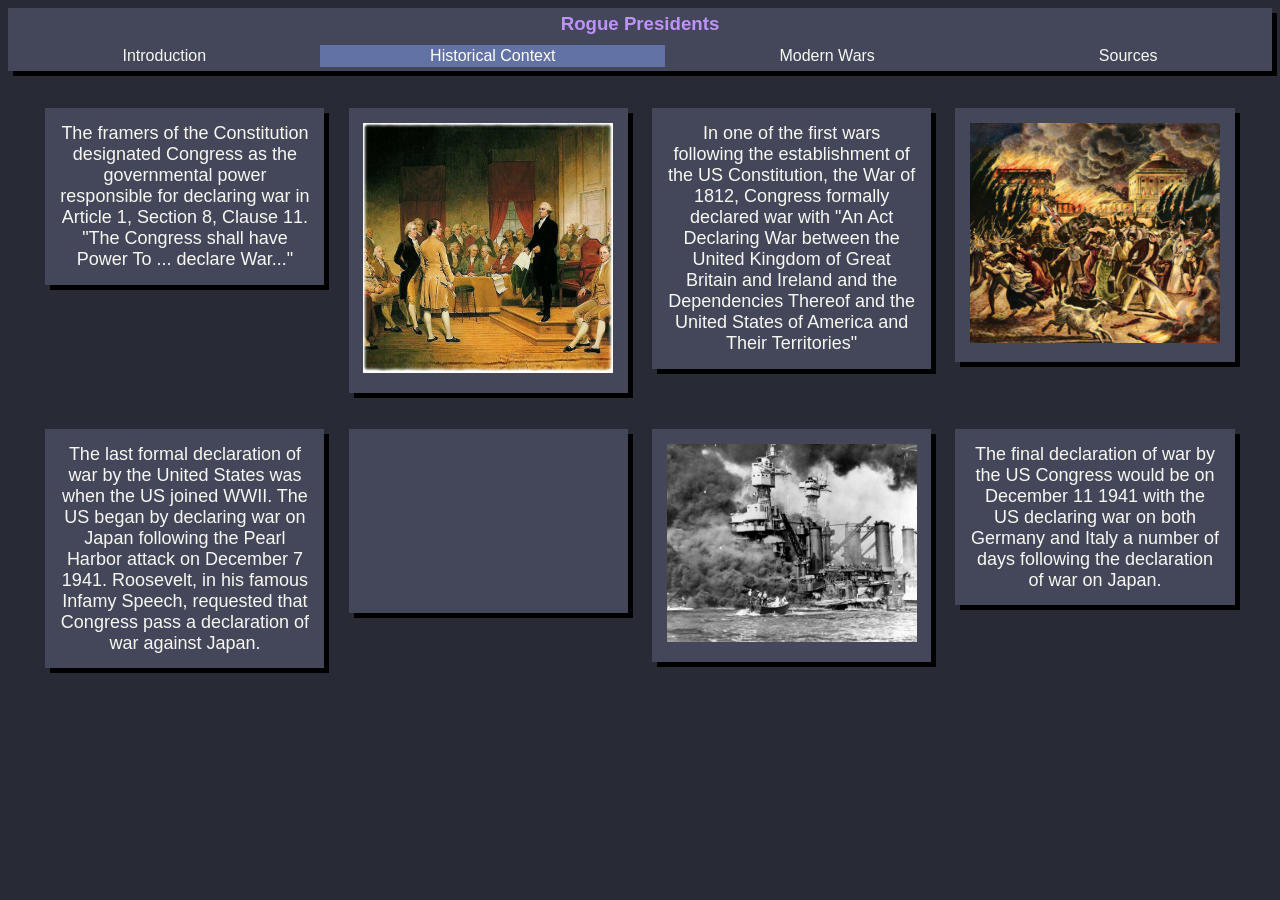
<file: context.html>
<!DOCTYPE html>
<html lang="en">
<head>
    <meta charset="UTF-8">
    <link rel="stylesheet" href="style.css">
    <link rel="shortcut icon" type="image/x-icon" href="images/favicon.png"/>
    <meta http-equiv="X-UA-Compatible" content="IE=edge">
    <meta name="viewport" content="width=device-width, initial-scale=1.0">
    <title>Context</title>
</head>
<div>
    <h1 class="title">Rogue Presidents</h1>
    <div class="pages">
        <a class="page" href="index.html">Introduction</a>
        <a class="page selected" href="context.html">Historical Context</a>
        <a class="page" href="modern-wars.html">Modern Wars</a>
        <a class="page" href="sources.html">Sources</a>
    </div>
    <div class="card-container">
    <div class="card">
        The framers of the Constitution designated Congress as
        the governmental power responsible for declaring war in Article 1, Section 8, Clause 11.
        "The Congress shall have Power To ... declare War..."
    </div>
    <div class="card">
        <img src="images/constitution.jpg" style="width:100%;">
    </div>
    <div class="card">
        In one of the first wars following the establishment of
        the US Constitution, the War of 1812, Congress formally declared
        war with "An Act Declaring War between the United Kingdom of Great Britain and Ireland and the Dependencies Thereof
         and the United States of America and Their Territories"
    </div>
    <div class="card">
        <img src="images/war1812.jpg" style="width:100%;">
    </div>
    <div class="card">
        The last formal declaration of war by the United States was 
        when the US joined WWII. The US began by declaring war on Japan
        following the Pearl Harbor attack on December 7 1941. Roosevelt, in his famous
        Infamy Speech, requested that Congress pass a declaration of 
        war against Japan. 
    </div>
    <div class="card">
        <iframe style="width:100%" src="https://www.youtube.com/embed/YhtuMrMVJDk" title="YouTube video player" frameborder="0" allow="accelerometer; autoplay; clipboard-write; encrypted-media; gyroscope; picture-in-picture" allowfullscreen></iframe>
    </div>
    <div class="card">
        <img src="images/pearl-harbor.jpg" style="width:100%;">
    </div>
    <div class="card">
        The final declaration of war by the US Congress would be on December 11 1941 with the US declaring war on both Germany and Italy a number of days following the declaration of war on Japan.
    </div>
    </div>
</body>
</html>
</file>
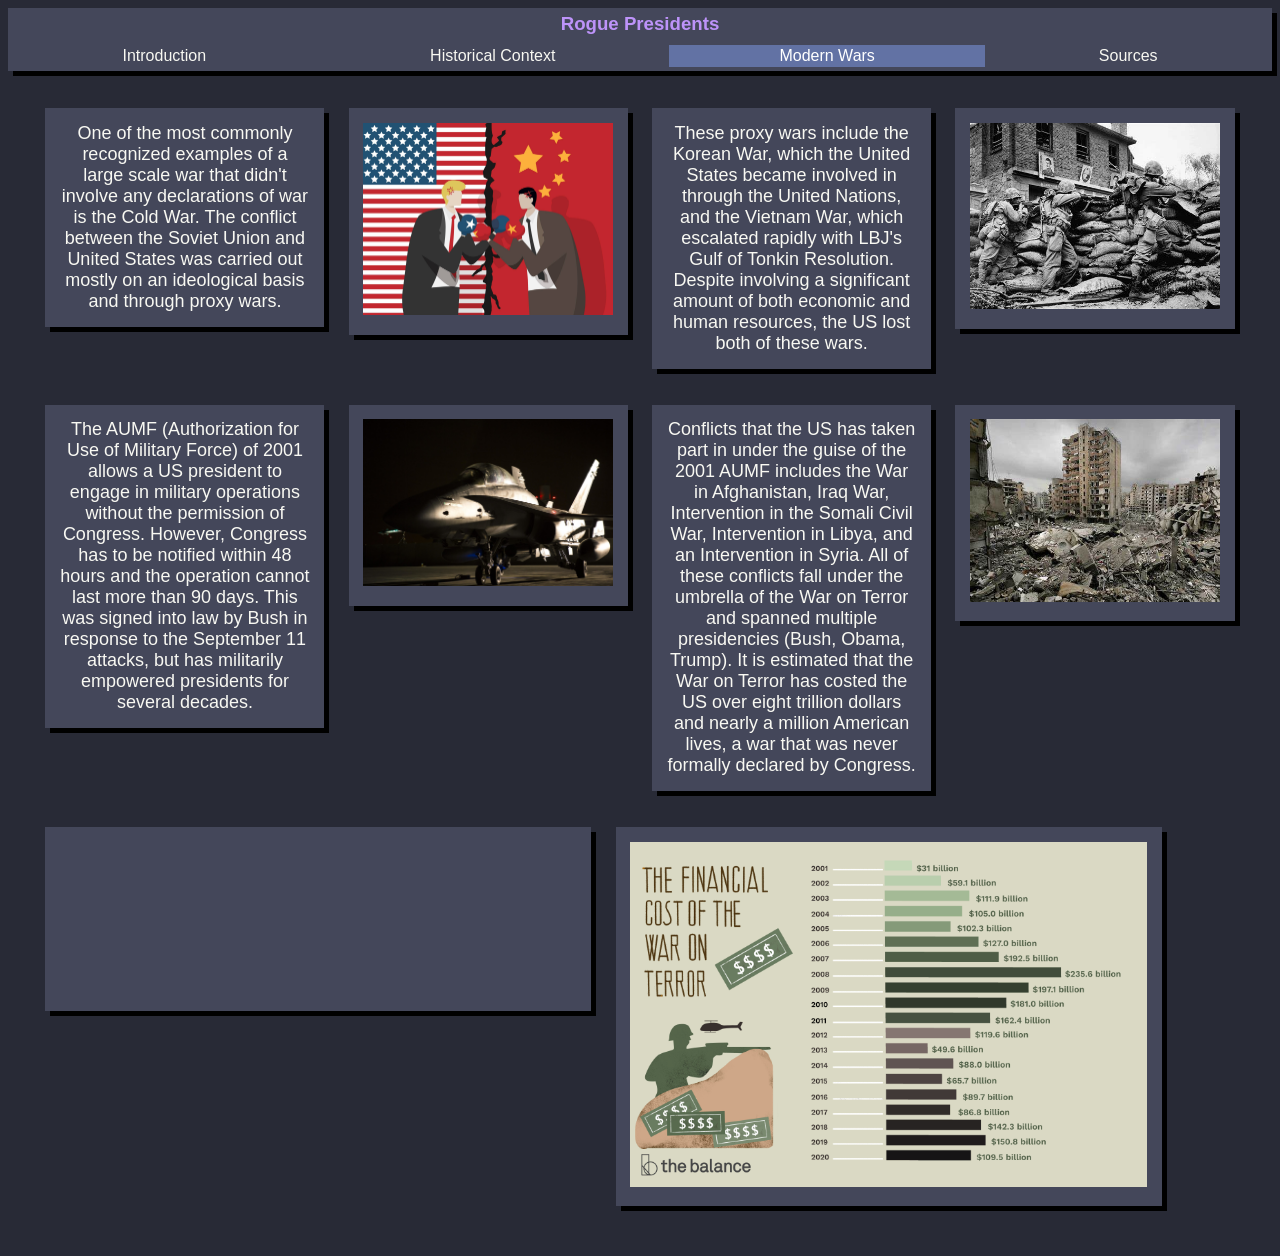
<file: modern-wars.html>
<!DOCTYPE html>
<html lang="en">
<head>
    <meta charset="UTF-8">
    <link rel="stylesheet" href="style.css">
    <link rel="shortcut icon" type="image/x-icon" href="images/favicon.png"/>
    <meta http-equiv="X-UA-Compatible" content="IE=edge">
    <meta name="viewport" content="width=device-width, initial-scale=1.0">
    <title>Context</title>
</head>
<div>
    <h1 class="title">Rogue Presidents</h1>
    <div class="pages">
        <a class="page" href="index.html">Introduction</a>
        <a class="page" href="context.html">Historical Context</a>
        <a class="page selected" href="modern-wars.html">Modern Wars</a>
        <a class="page" href="sources.html">Sources</a>
    </div>
    <div class="card-container">
    <div class="card">
        One of the most commonly recognized examples of a
        large scale war that didn't involve any declarations of
        war is the Cold War. The conflict between the Soviet Union
        and United States was carried out mostly on an ideological basis
        and through proxy wars.
    </div>
    <div class="card">
        <img src="images/cold-war.jpeg" style="width:100%;">
    </div>
    <div class="card">
        These proxy wars include the Korean War, which the 
        United States became involved in through the United
        Nations, and the Vietnam War, which escalated rapidly
        with LBJ's Gulf of Tonkin Resolution. Despite involving
        a significant amount of both economic and human resources,
        the US lost both of these wars.
    </div>
    <div class="card">
        <img src="images/korean-war.jpg" style="width:100%;">
    </div>
    <div class="card">
        The AUMF (Authorization for Use of Military Force) of 2001 allows
        a US president to engage in military operations without the
        permission of Congress. However, Congress has to be notified
        within 48 hours and the operation cannot last more than 90 days.
        This was signed into law by Bush in response to the September 11 attacks, but has militarily empowered
        presidents for several decades.
    </div>    
    <div class="card">
        <img src="images/aumf.jpg" style="width:100%;">
    </div>
    <div class="card">
        Conflicts that the US has taken part in under the guise
        of the 2001 AUMF includes the War in Afghanistan, Iraq War,
        Intervention in the Somali Civil War, Intervention in Libya,
        and an Intervention in Syria. All of these conflicts fall under
        the umbrella of the War on Terror and spanned multiple presidencies (Bush, Obama, Trump).
        It is estimated that the War on Terror has costed the US over
        eight trillion dollars and nearly a million American lives, a war 
        that was never formally declared by Congress.
    </div>
    <div class="card">
        <img src="images/middle-east.jpg" style="width:100%;">
    </div>
    <div class="card" style="width:45%; height:fit-content;">
        <iframe width="100%" src="https://www.youtube.com/embed/YrEXibbXqUs" title="YouTube video player" frameborder="0" allow="accelerometer; autoplay; clipboard-write; encrypted-media; gyroscope; picture-in-picture" allowfullscreen></iframe>
    </div>
    <div class="card" style="width:45%">
        <img src="images/war-on-terror-cost.jpg" style="width:100%;">
    </div>
    </div>
</body>
</html>
</file>
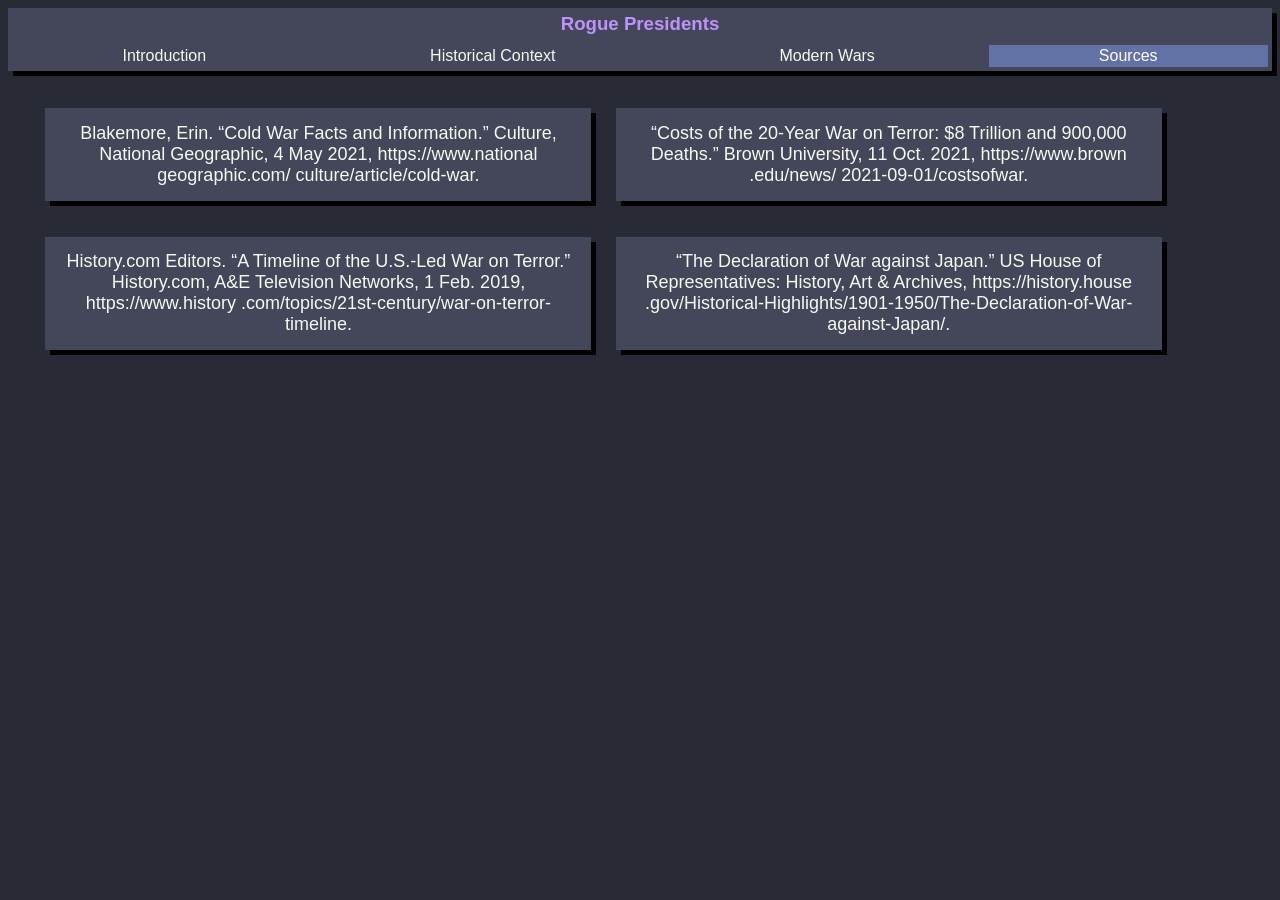
<file: sources.html>
<!DOCTYPE html>
<html lang="en">
<head>
    <meta charset="UTF-8">
    <link rel="stylesheet" href="style.css">
    <link rel="shortcut icon" type="image/x-icon" href="images/favicon.png"/>
    <meta http-equiv="X-UA-Compatible" content="IE=edge">
    <meta name="viewport" content="width=device-width, initial-scale=1.0">
    <title>Context</title>
</head>
<div>
    <h1 class="title">Rogue Presidents</h1>
    <div class="pages">
        <a class="page" href="index.html">Introduction</a>
        <a class="page" href="context.html">Historical Context</a>
        <a class="page" href="modern-wars.html">Modern Wars</a>
        <a class="page selected" href="sources.html">Sources</a>
    </div>
    <div class="card-container">
        <div class="card" style="width: 45%;">
            Blakemore, Erin. “Cold War Facts and Information.” Culture, National Geographic, 4 May 2021, https://www.national geographic.com/ culture/article/cold-war. 
        </div>
        <div class="card" style="width: 45%;">
            “Costs of the 20-Year War on Terror: $8 Trillion and 900,000 Deaths.” Brown University, 11 Oct. 2021, https://www.brown .edu/news/ 2021-09-01/costsofwar. 
        </div>
        <div class="card" style="width: 45%;">
            History.com Editors. “A Timeline of the U.S.-Led War on Terror.” History.com, A&amp;E Television Networks, 1 Feb. 2019, https://www.history .com/topics/21st-century/war-on-terror-timeline. 
        </div>
        <div class="card" style="width: 45%;">
            “The Declaration of War against Japan.” US House of Representatives: History, Art &amp; Archives, https://history.house .gov/Historical-Highlights/1901-1950/The-Declaration-of-War-against-Japan/. 
        </div>
    </div>
</body>
</html>
</file>
<file: style.css>
* {
    box-sizing: border-box;
  }

body {
    background-color: 	#282a36;
    color: #f8f8f2;
    font-family: Arial, Helvetica, sans-serif;
}

a {
    color: #f8f8f2;
    text-decoration: none;
}

.title {
    background-color: #44475a;
    color: #bd93f9;
    overflow: hidden;
    padding: 5px;
    margin: 0px;
    font-size: 14pt;
    text-align: center;
    box-shadow: black 5px 5px;
}

.pages {
    display: flex;
    margin-top: 0%;
    font-size: 12pt;
    padding: 0.2%;
    background-color: #44475a;
    text-align: center;
    justify-content: space-around;
    box-shadow: black 5px 5px;
}

.page {
    flex-grow: 1;
    border: 2px solid #44475a;
    padding: 2px;
    margin: 0px;
}

.page:hover {
    background-color: 	#6272a4;
    color: #ffffff;
    border-color: #bd93f9;
}

.selected {
    background-color: 	#6272a4;
    color: #ffffff;
}

.card-container {
    display: flex;
    flex-direction: row;
    flex-wrap: wrap;
    margin: 2%;
    font-size:2vh;
}

.card {
    width: 23%;
    height:fit-content;
    margin: 1%;
    margin-bottom: 2%;
    padding: 1.2%;
    background-color: #44475a;
    box-shadow: black 5px 5px;
    text-align:center;
}
</file>
